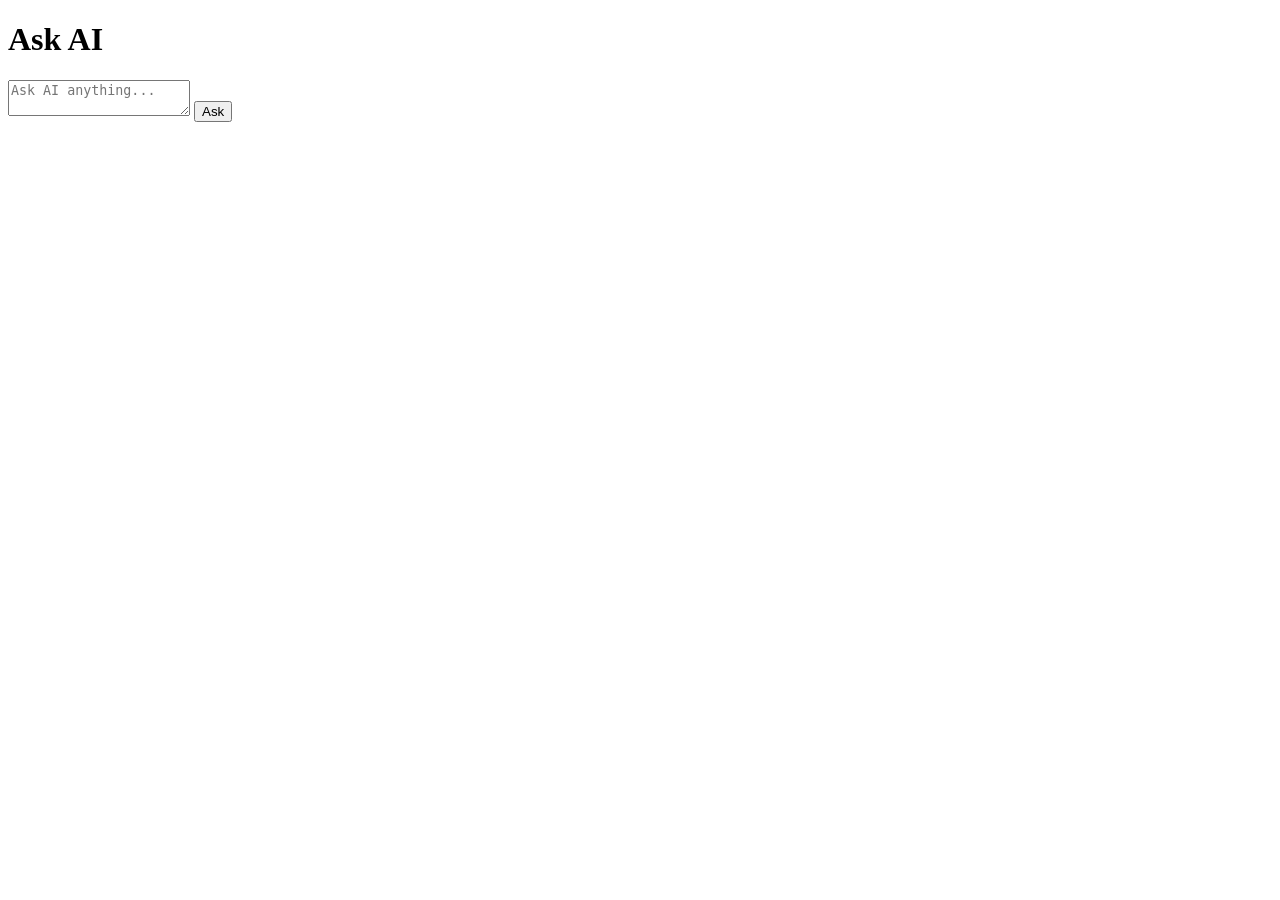
<file: ai-chat.html>
<!DOCTYPE html>
<html lang="en">
<head>
  <meta charset="UTF-8">
  <meta name="viewport" content="width=device-width, initial-scale=1.0">
  <title>Ask AI</title>
</head>
<body>
  <h1>Ask AI</h1>
  <textarea id="prompt" placeholder="Ask AI anything..."></textarea>
  <button id="askBtn">Ask</button>
  <p id="answer"></p>

  <script>
    // This page works only on your vercel.app link. Live Server and GitHub Pages
    // cannot run the function in api/ask.js, so there the Ask button fails.

    // Sends your prompt to your own function at /api/ask. The function adds the
    // key and calls the model, so no key appears anywhere on this page.
    async function askAI(prompt) {
      const response = await fetch('/api/ask', {
        method: 'POST',
        headers: { 'Content-Type': 'application/json' },
        body: JSON.stringify({ prompt })
      });
      if (!response.ok) {
        throw new Error(`Request failed: ${response.status}`);
      }
      const data = await response.json();
      // A model that reasons first puts a reasoning item ahead of the answer,
      // so find the item of type message, then read its text.
      const message = data.output.find(item => item.type === 'message');
      return message.content[0].text;
    }

    const askBtn = document.querySelector('#askBtn');
    askBtn.addEventListener('click', async () => {
      const prompt = document.querySelector('#prompt').value;
      const answerEl = document.querySelector('#answer');
      // Turn the button off until the answer arrives, so a second click
      // cannot send, and pay for, a second request.
      askBtn.disabled = true;
      // A call takes a few seconds, so show something while you wait.
      answerEl.textContent = 'Thinking...';
      try {
        // textContent shows the answer as plain text. innerHTML would run any
        // HTML the model wrote.
        answerEl.textContent = await askAI(prompt);
      } catch (error) {
        answerEl.textContent = 'Error: ' + error.message;
      } finally {
        // finally runs whether the call worked or failed.
        askBtn.disabled = false;
      }
    });
  </script>
</body>
</html>
</file>
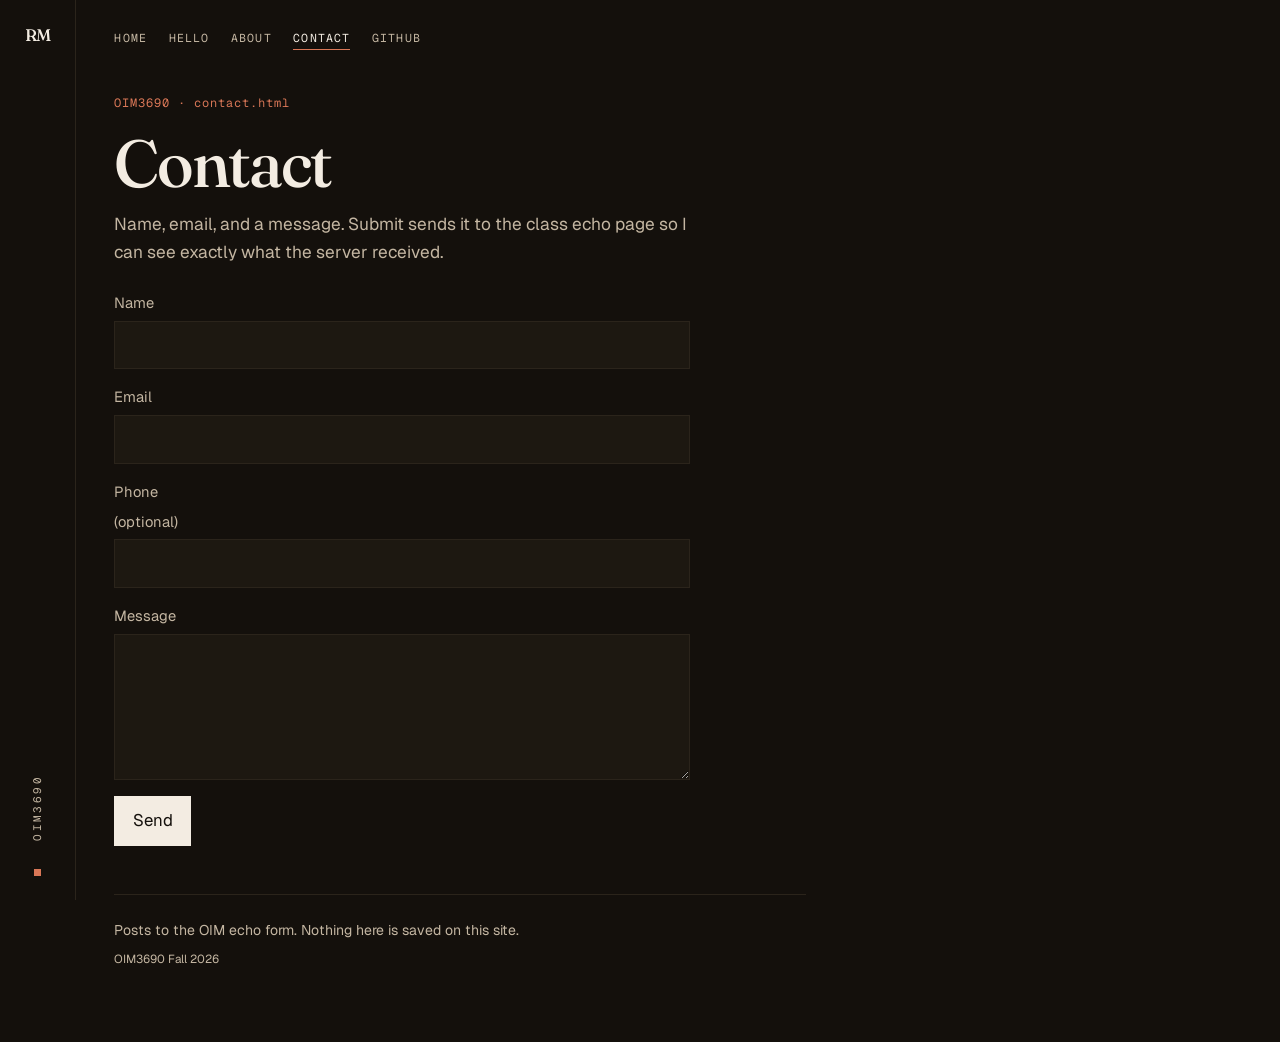
<file: contact.html>
<!DOCTYPE html>
<html lang="en">
<head>
  <meta charset="UTF-8">
  <meta name="viewport" content="width=device-width, initial-scale=1.0">
  <title>Contact · OIM3690</title>
  <meta name="description" content="Contact form for Royce Myers. It posts to the class echo page.">
  <link rel="preconnect" href="https://fonts.googleapis.com">
  <link rel="preconnect" href="https://fonts.gstatic.com" crossorigin>
  <link href="https://fonts.googleapis.com/css2?family=Fraunces:opsz,wght@9..144,500;9..144,600&family=Geist:wght@400;500&family=Geist+Mono:wght@400;500&display=swap" rel="stylesheet">
  <link rel="stylesheet" href="css/styles.css">
</head>
<body>
  <a class="skip" href="#main">Skip to content</a>
  <div class="shell">
    <aside class="rail" aria-hidden="true">
      <p class="rail-mark">RM</p>
      <p class="rail-spine">OIM3690</p>
      <span class="rail-dot"></span>
    </aside>

    <div class="canvas">
      <header>
        <nav>
          <a href="index.html">Home</a>
          <a href="hello.html">Hello</a>
          <a href="about-me.html">About</a>
          <a href="contact.html" aria-current="page">Contact</a>
          <a href="https://github.com/roycemy">GitHub</a>
        </nav>
      </header>

      <main id="main">
        <p class="kicker">OIM3690 · contact.html</p>
        <h1>Contact</h1>
        <p class="lede">
          Name, email, and a message. Submit sends it to the class echo page so I can see exactly what the server received.
        </p>

        <form class="contact-form" action="https://oim.zhili.dev/echo/view" method="post">
          <label for="name">Name
            <input id="name" name="name" type="text" autocomplete="name" required>
          </label>
          <label for="email">Email
            <input id="email" name="email" type="email" autocomplete="email" required>
          </label>
          <label for="phone">Phone <span>(optional)</span>
            <input id="phone" name="phone" type="tel" autocomplete="tel" inputmode="tel">
          </label>
          <label for="message">Message
            <textarea id="message" name="message" rows="5" required></textarea>
          </label>
          <button class="button" type="submit">Send</button>
        </form>
      </main>

      <footer>
        <p>Posts to the OIM echo form. Nothing here is saved on this site.</p>
        <p><small>OIM3690 Fall 2026</small></p>
      </footer>
    </div>
  </div>
</body>
</html>
</file>
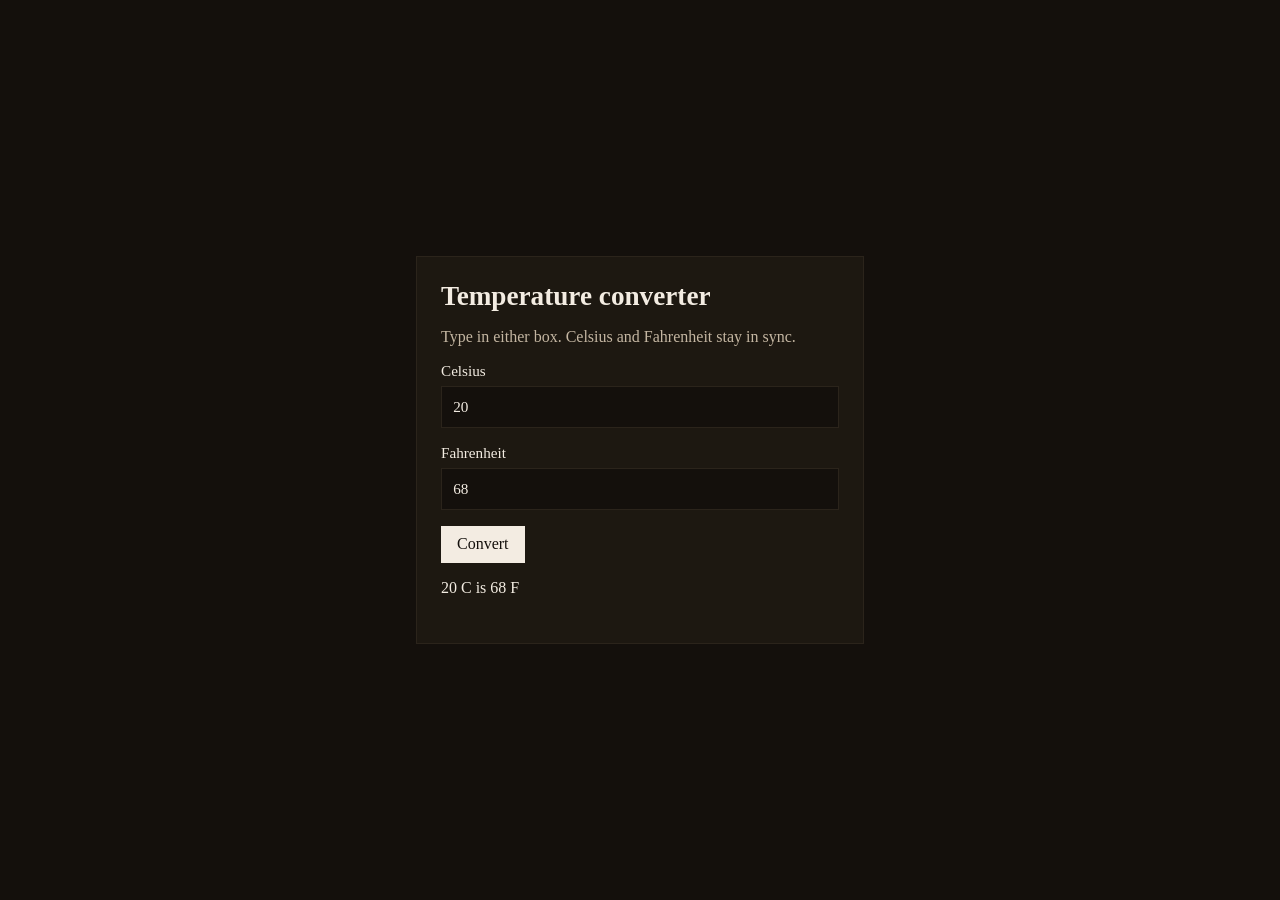
<file: converter.html>
<!DOCTYPE html>
<html lang="en">
<head>
  <meta charset="UTF-8">
  <meta name="viewport" content="width=device-width, initial-scale=1.0">
  <title>Temperature Converter · OIM3690</title>
  <style>
    :root {
      --bg: #14100c;
      --raised: #1d1811;
      --ink: #f3ece2;
      --muted: #c4b6a2;
      --accent: #d97757;
      --line: #2b241b;
    }
    * { box-sizing: border-box; }
    body {
      margin: 0;
      min-height: 100vh;
      background: var(--bg);
      color: var(--ink);
      font-family: Georgia, serif;
      display: grid;
      place-items: center;
      padding: 1.5rem;
    }
    main {
      width: min(100%, 28rem);
      border: 1px solid var(--line);
      background: var(--raised);
      padding: 1.5rem;
    }
    h1 { margin: 0 0 0.4rem; font-size: 1.7rem; }
    p { color: var(--muted); }
    label {
      display: grid;
      gap: 0.35rem;
      margin: 1rem 0;
      font-size: 0.95rem;
    }
    input {
      width: 100%;
      padding: 0.7rem;
      border: 1px solid var(--line);
      background: var(--bg);
      color: var(--ink);
      font: inherit;
    }
    input:focus {
      outline: 2px solid var(--accent);
      outline-offset: 2px;
    }
    button {
      font: inherit;
      padding: 0.6rem 1rem;
      border: 0;
      background: var(--ink);
      color: var(--bg);
      cursor: pointer;
    }
    button:hover { background: var(--accent); }
    #result { min-height: 1.5rem; color: var(--ink); }
  </style>
</head>
<body>
  <main>
    <h1>Temperature converter</h1>
    <p>Type in either box. Celsius and Fahrenheit stay in sync.</p>

    <label for="celsius">Celsius
      <input id="celsius" type="number" inputmode="decimal" value="20">
    </label>
    <label for="fahrenheit">Fahrenheit
      <input id="fahrenheit" type="number" inputmode="decimal">
    </label>
    <button id="convert" type="button">Convert</button>
    <p id="result"></p>
  </main>

  <script>
    // My predict-before-agent version:
    // function toFahrenheit(celsius) {
    //   return (celsius * 9 / 5) + 32;
    // }

    function toFahrenheit(celsius) {
      return (celsius * 9 / 5) + 32;
    }

    function toCelsius(fahrenheit) {
      return (fahrenheit - 32) * 5 / 9;
    }

    const celsiusInput = document.querySelector("#celsius");
    const fahrenheitInput = document.querySelector("#fahrenheit");
    const result = document.querySelector("#result");
    const convertButton = document.querySelector("#convert");

    function showFromCelsius() {
      const celsius = Number(celsiusInput.value);
      const fahrenheit = toFahrenheit(celsius);
      fahrenheitInput.value = fahrenheit;
      result.textContent = celsius + " C is " + fahrenheit + " F";
    }

    function showFromFahrenheit() {
      const fahrenheit = Number(fahrenheitInput.value);
      const celsius = toCelsius(fahrenheit);
      celsiusInput.value = celsius;
      result.textContent = fahrenheit + " F is " + celsius + " C";
    }

    convertButton.addEventListener("click", showFromCelsius);
    celsiusInput.addEventListener("input", showFromCelsius);
    fahrenheitInput.addEventListener("input", showFromFahrenheit);

    showFromCelsius();
  </script>
</body>
</html>
</file>
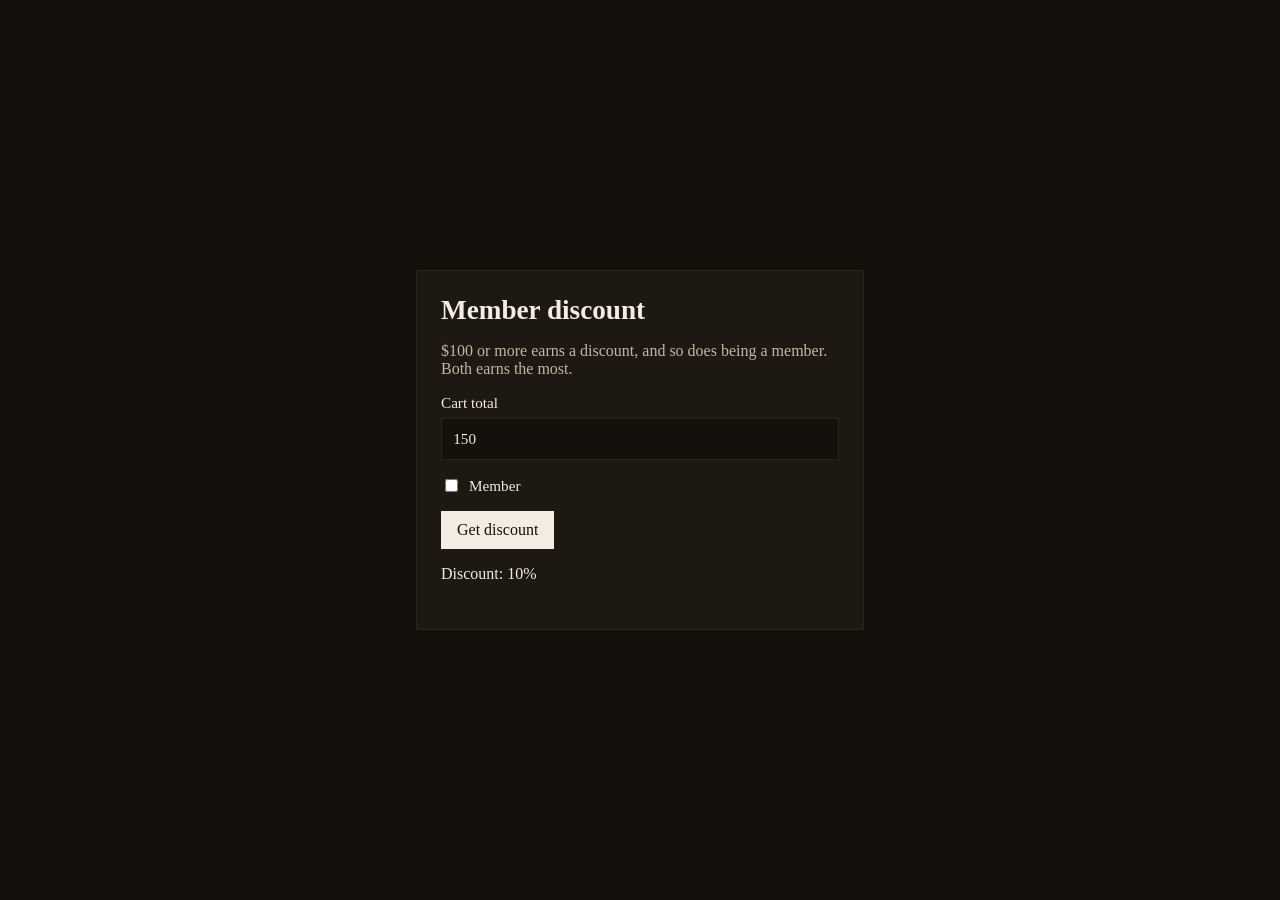
<file: discount.html>
<!DOCTYPE html>
<html lang="en">
<head>
  <meta charset="UTF-8">
  <meta name="viewport" content="width=device-width, initial-scale=1.0">
  <title>Member Discount · OIM3690</title>
  <style>
    :root {
      --bg: #14100c;
      --raised: #1d1811;
      --ink: #f3ece2;
      --muted: #c4b6a2;
      --accent: #d97757;
      --line: #2b241b;
    }
    * { box-sizing: border-box; }
    body {
      margin: 0;
      min-height: 100vh;
      background: var(--bg);
      color: var(--ink);
      font-family: Georgia, serif;
      display: grid;
      place-items: center;
      padding: 1.5rem;
    }
    main {
      width: min(100%, 28rem);
      border: 1px solid var(--line);
      background: var(--raised);
      padding: 1.5rem;
    }
    h1 { margin: 0 0 0.4rem; font-size: 1.7rem; }
    p { color: var(--muted); }
    label {
      display: grid;
      gap: 0.35rem;
      margin: 1rem 0;
      font-size: 0.95rem;
    }
    input {
      width: 100%;
      padding: 0.7rem;
      border: 1px solid var(--line);
      background: var(--bg);
      color: var(--ink);
      font: inherit;
    }
    input:focus {
      outline: 2px solid var(--accent);
      outline-offset: 2px;
    }
    button {
      font: inherit;
      padding: 0.6rem 1rem;
      border: 0;
      background: var(--ink);
      color: var(--bg);
      cursor: pointer;
    }
    button:hover { background: var(--accent); }
    #result { min-height: 1.5rem; color: var(--ink); }
    label.check { display: flex; align-items: center; gap: 0.5rem; }
    label.check input { width: auto; }
    ul { padding-left: 1.2rem; }
    li { margin: 0.3rem 0; }
    .row { display: flex; gap: 0.5rem; }
  </style>
</head>
<body>
  <main>
    <h1>Member discount</h1>
    <p>$100 or more earns a discount, and so does being a member. Both earns the most.</p>

    <label for="total">Cart total
      <input id="total" type="number" inputmode="decimal" min="0" value="150">
    </label>
    <label class="check" for="member">
      <input id="member" type="checkbox"> Member
    </label>
    <button id="apply" type="button">Get discount</button>
    <p id="result"></p>
  </main>

  <script>
    // 20 if total >= 100 and member, 10 if only one of the two, 0 otherwise
    function getDiscount(total, isMember) {
      if (total >= 100 && isMember) {
        return 20;
      } else if (total >= 100 || isMember) {
        return 10;
      } else {
        return 0;
      }
    }

    const totalInput = document.querySelector("#total");
    const memberInput = document.querySelector("#member");
    const result = document.querySelector("#result");

    function showDiscount() {
      const total = Number(totalInput.value);
      const discount = getDiscount(total, memberInput.checked);
      result.textContent = "Discount: " + discount + "%";
    }

    document.querySelector("#apply").addEventListener("click", showDiscount);
    totalInput.addEventListener("input", showDiscount);
    memberInput.addEventListener("change", showDiscount);

    showDiscount();
  </script>
</body>
</html>
</file>
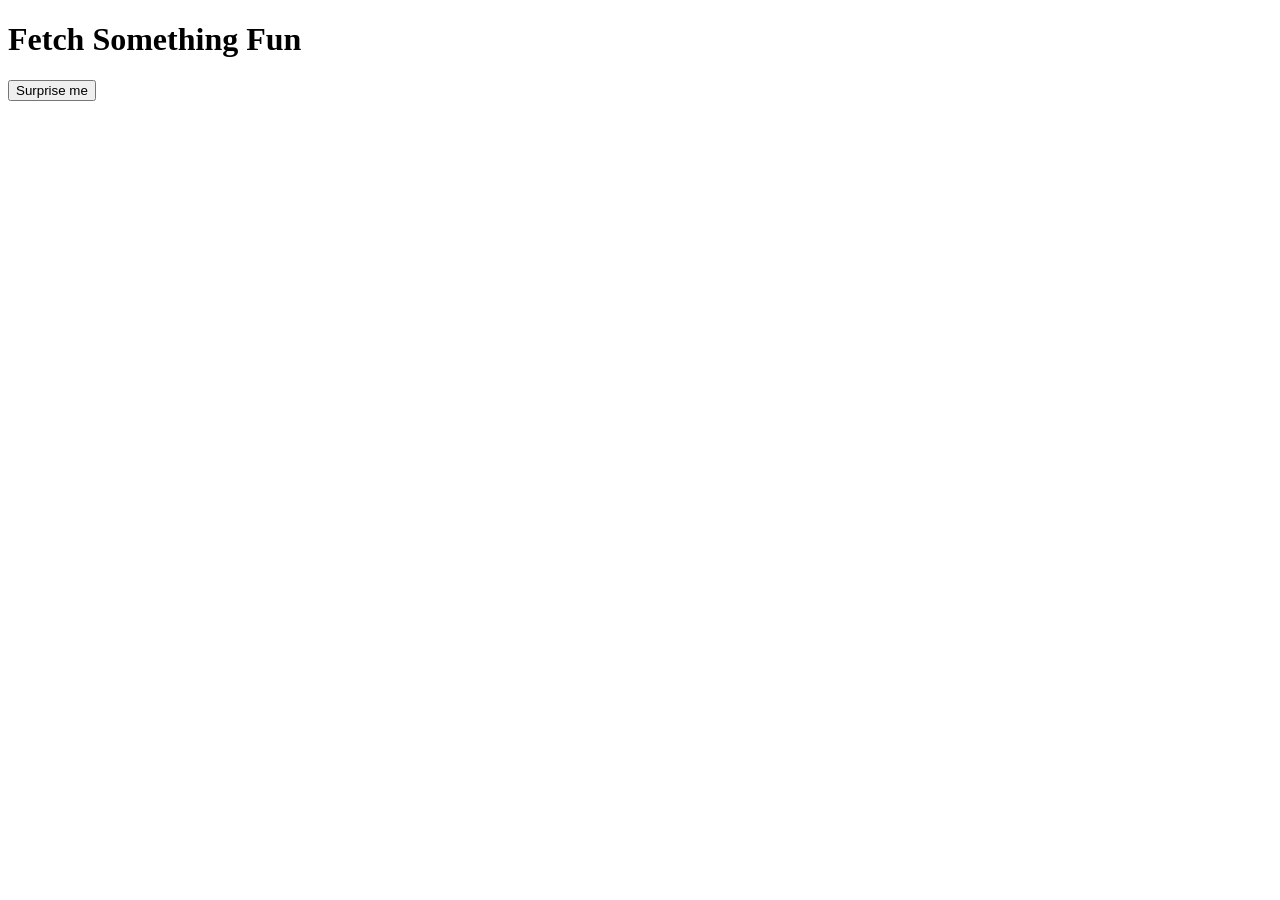
<file: fetch-fun.html>
<!DOCTYPE html>
<html lang="en">
<head>
  <meta charset="UTF-8">
  <meta name="viewport" content="width=device-width, initial-scale=1.0">
  <title>Fetch Something Fun</title>
</head>
<body>
  <h1>Fetch Something Fun</h1>
  <button id="go">Surprise me</button>
  <p id="output"></p>
  <img id="dog" alt="A random dog" hidden width="300">

  <script>
    // Each API: where to fetch, and how to read the one field I need.
    const apis = [
      {
        name: 'Joke',
        url: 'https://v2.jokeapi.dev/joke/Programming?type=single&safe-mode',
        read: data => data.joke
      },
      {
        name: 'Dog',
        url: 'https://dog.ceo/api/breeds/image/random',
        read: data => data.message // an image URL
      }
    ];

    const goBtn = document.querySelector('#go');
    const output = document.querySelector('#output');
    const dog = document.querySelector('#dog');

    goBtn.addEventListener('click', async () => {
      // "Surprise me": pick one of the two APIs at random.
      const api = apis[Math.floor(Math.random() * apis.length)];
      goBtn.disabled = true;
      output.textContent = 'Loading...';
      dog.hidden = true;
      try {
        // First await: wait for the response to arrive.
        const response = await fetch(api.url);
        // A 404 or 500 is still a response, so fetch will not throw. Check it.
        if (!response.ok) {
          throw new Error(`Request failed: ${response.status}`);
        }
        // Second await: wait for the body to be read as JSON.
        const data = await response.json();
        const value = api.read(data);
        if (api.name === 'Dog') {
          output.textContent = 'A random dog:';
          dog.src = value;
          dog.hidden = false;
        } else {
          // textContent shows the text as plain text, never as HTML.
          output.textContent = value;
        }
      } catch (error) {
        // Runs when the request cannot be made at all (for example, offline).
        output.textContent = 'Something went wrong: ' + error.message;
      } finally {
        goBtn.disabled = false;
      }
    });
  </script>
</body>
</html>
</file>
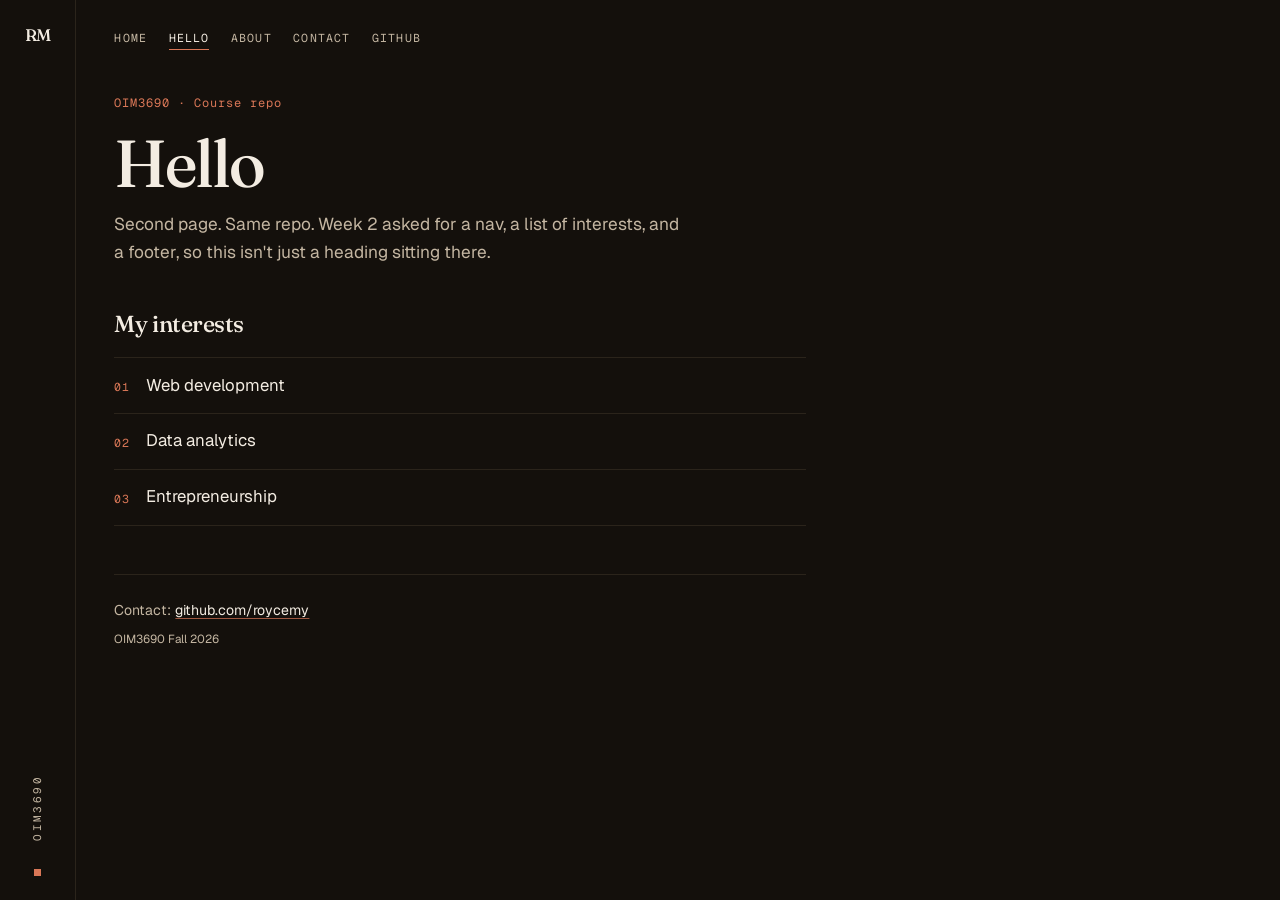
<file: hello.html>
<!DOCTYPE html>
<html lang="en">
<head>
  <meta charset="UTF-8">
  <meta name="viewport" content="width=device-width, initial-scale=1.0">
  <title>Hello · OIM3690</title>
  <link rel="preconnect" href="https://fonts.googleapis.com">
  <link rel="preconnect" href="https://fonts.gstatic.com" crossorigin>
  <link href="https://fonts.googleapis.com/css2?family=Fraunces:opsz,wght@9..144,500;9..144,600&family=Geist:wght@400;500&family=Geist+Mono:wght@400;500&display=swap" rel="stylesheet">
  <link rel="stylesheet" href="css/styles.css">
</head>
<body>
  <a class="skip" href="#main">Skip to content</a>
  <div class="shell">
    <aside class="rail" aria-hidden="true">
      <p class="rail-mark">RM</p>
      <p class="rail-spine">OIM3690</p>
      <span class="rail-dot"></span>
    </aside>

    <div class="canvas">
      <header>
        <nav>
          <a href="index.html">Home</a>
          <a href="hello.html" aria-current="page">Hello</a>
          <a href="about-me.html">About</a>
          <a href="contact.html">Contact</a>
          <a href="https://github.com/roycemy">GitHub</a>
        </nav>
      </header>

      <main id="main">
        <p class="kicker">OIM3690 · Course repo</p>
        <h1>Hello</h1>
        <p class="lede page-block">
          Second page. Same repo. Week 2 asked for a nav, a list of interests, and a footer, so this isn't just a heading sitting there.
        </p>

        <section id="interests">
          <h2>My interests</h2>
          <ul class="interests">
            <li>Web development</li>
            <li>Data analytics</li>
            <li>Entrepreneurship</li>
          </ul>
        </section>
      </main>

      <footer>
        <p>Contact: <a href="https://github.com/roycemy">github.com/roycemy</a></p>
        <p><small>OIM3690 Fall 2026</small></p>
      </footer>
    </div>
  </div>
</body>
</html>
</file>
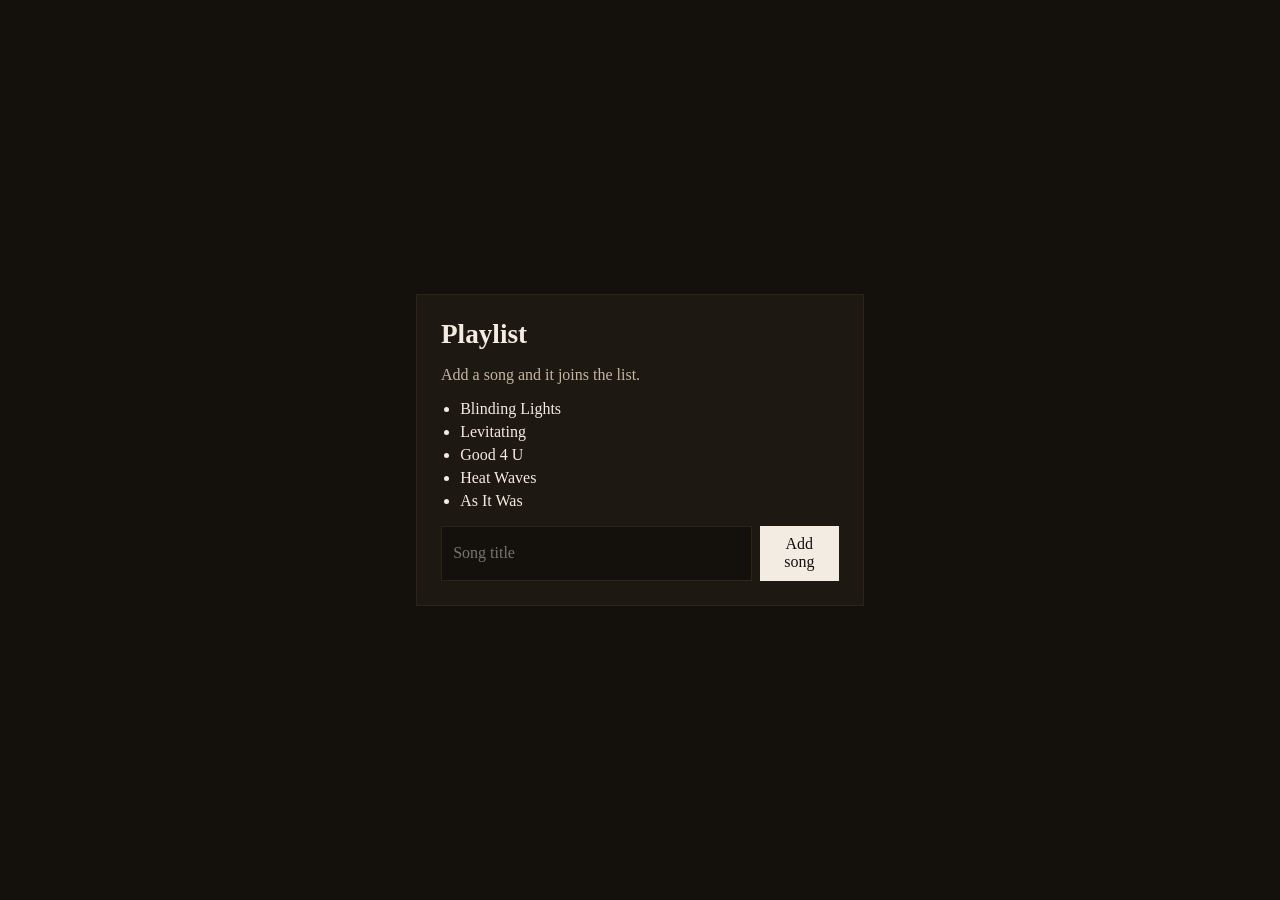
<file: playlist.html>
<!DOCTYPE html>
<html lang="en">
<head>
  <meta charset="UTF-8">
  <meta name="viewport" content="width=device-width, initial-scale=1.0">
  <title>Playlist · OIM3690</title>
  <style>
    :root {
      --bg: #14100c;
      --raised: #1d1811;
      --ink: #f3ece2;
      --muted: #c4b6a2;
      --accent: #d97757;
      --line: #2b241b;
    }
    * { box-sizing: border-box; }
    body {
      margin: 0;
      min-height: 100vh;
      background: var(--bg);
      color: var(--ink);
      font-family: Georgia, serif;
      display: grid;
      place-items: center;
      padding: 1.5rem;
    }
    main {
      width: min(100%, 28rem);
      border: 1px solid var(--line);
      background: var(--raised);
      padding: 1.5rem;
    }
    h1 { margin: 0 0 0.4rem; font-size: 1.7rem; }
    p { color: var(--muted); }
    label {
      display: grid;
      gap: 0.35rem;
      margin: 1rem 0;
      font-size: 0.95rem;
    }
    input {
      width: 100%;
      padding: 0.7rem;
      border: 1px solid var(--line);
      background: var(--bg);
      color: var(--ink);
      font: inherit;
    }
    input:focus {
      outline: 2px solid var(--accent);
      outline-offset: 2px;
    }
    button {
      font: inherit;
      padding: 0.6rem 1rem;
      border: 0;
      background: var(--ink);
      color: var(--bg);
      cursor: pointer;
    }
    button:hover { background: var(--accent); }
    #result { min-height: 1.5rem; color: var(--ink); }
    label.check { display: flex; align-items: center; gap: 0.5rem; }
    label.check input { width: auto; }
    ul { padding-left: 1.2rem; }
    li { margin: 0.3rem 0; }
    .row { display: flex; gap: 0.5rem; }
  </style>
</head>
<body>
  <main>
    <h1>Playlist</h1>
    <p>Add a song and it joins the list.</p>

    <ul id="playlist"></ul>

    <div class="row">
      <input id="song" type="text" placeholder="Song title" aria-label="Song title">
      <button id="add" type="button">Add song</button>
    </div>
  </main>

  <script src="js/playlist.js"></script>
</body>
</html>
</file>
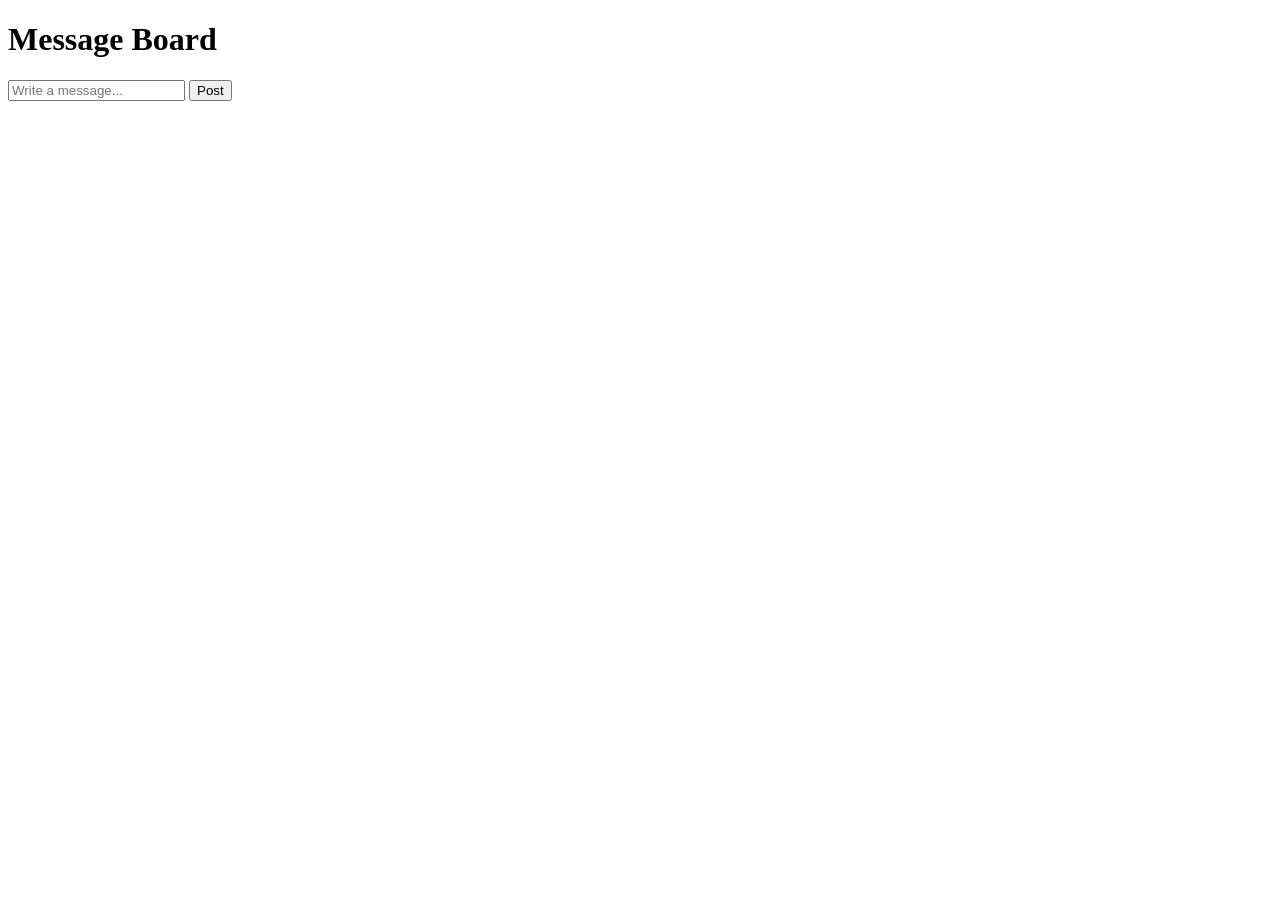
<file: post-message.html>
<!DOCTYPE html>
<html lang="en">
<head>
  <meta charset="UTF-8">
  <meta name="viewport" content="width=device-width, initial-scale=1.0">
  <title>Message Board</title>
</head>
<body>
  <h1>Message Board</h1>
  <input id="text" type="text" placeholder="Write a message...">
  <button id="postBtn">Post</button>
  <p id="status"></p>

  <script>
    // Posts a message to the class message board. The token is my GitHub username.
    async function postMessage(text) {
      const response = await fetch("https://oim.zhili.dev/message", {
        method: "POST",
        headers: {
          "Content-Type": "application/json",
          "X-Token": "roycemy"
        },
        body: JSON.stringify({ message: text })
      });
      const data = await response.json();
      console.log(data);
      return data;
    }

    const textInput = document.querySelector('#text');
    const postBtn = document.querySelector('#postBtn');
    const statusEl = document.querySelector('#status');

    postBtn.addEventListener('click', async () => {
      const text = textInput.value.trim();
      if (!text) {
        statusEl.textContent = 'Type a message first.';
        return;
      }
      postBtn.disabled = true;
      statusEl.textContent = 'Posting...';
      try {
        await postMessage(text);
        statusEl.textContent = 'Posted!';
        textInput.value = '';
      } catch (error) {
        statusEl.textContent = 'Error: ' + error.message;
      } finally {
        postBtn.disabled = false;
      }
    });
  </script>
</body>
</html>
</file>
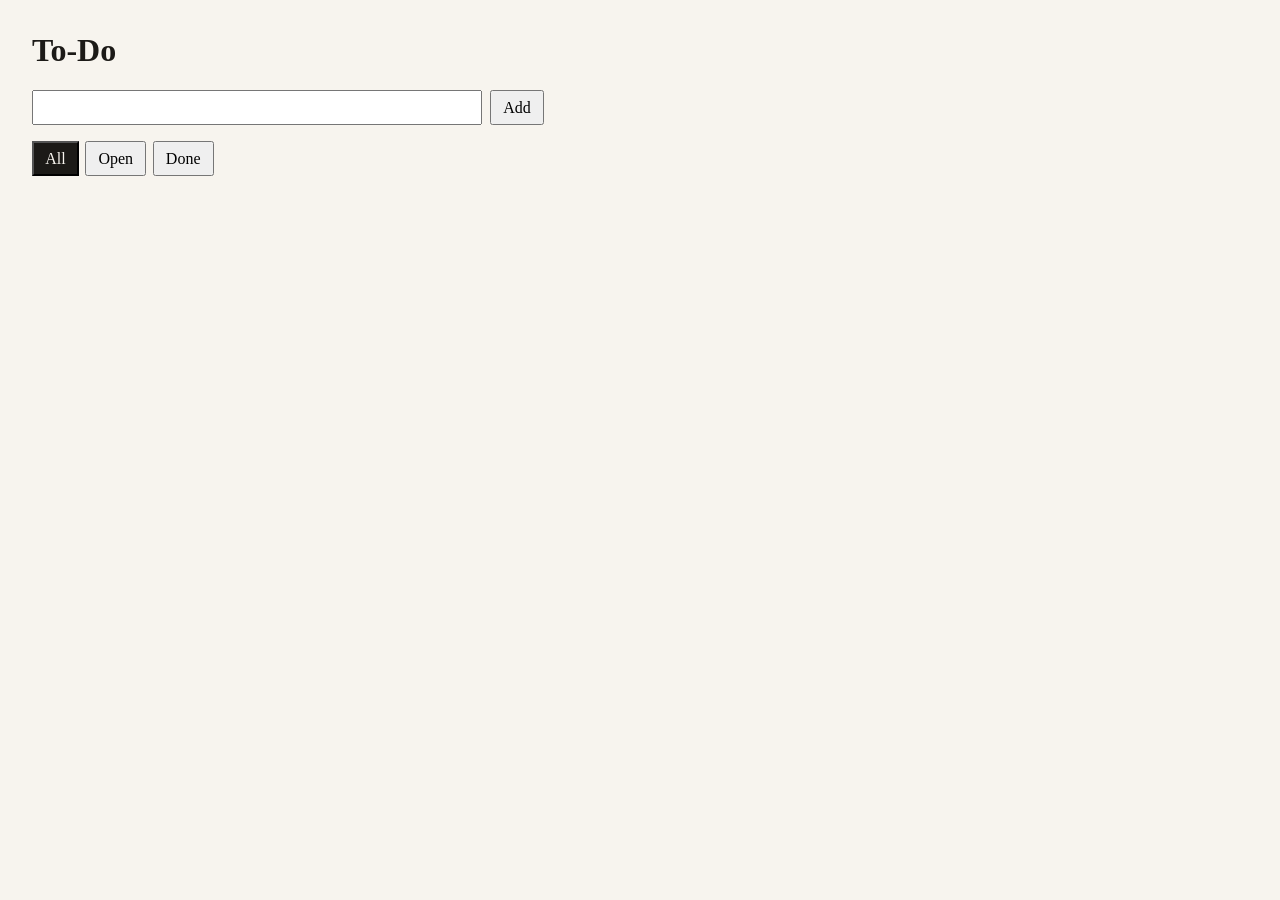
<file: todo.html>
<!DOCTYPE html>
<html lang="en">
<head>
  <meta charset="UTF-8">
  <meta name="viewport" content="width=device-width, initial-scale=1.0">
  <title>To-Do</title>
  <link rel="stylesheet" href="css/todo.css">
</head>
<body>
  <main>
    <h1>To-Do</h1>
    <form id="todo-form">
      <label for="todo-input">New task</label>
      <input id="todo-input" name="task" type="text" required>
      <button type="submit">Add</button>
    </form>
    <p class="filters" aria-label="Filter tasks">
      <button type="button" data-filter="all" aria-pressed="true">All</button>
      <button type="button" data-filter="open">Open</button>
      <button type="button" data-filter="done">Done</button>
    </p>
    <ul id="todo-list"></ul>
  </main>
  <script src="js/todo.js"></script>
</body>
</html>
</file>
<file: css/styles.css>
:root {
  --bg: #14100c;
  --raised: #1d1811;
  --ink: #f3ece2;
  --muted: #c4b6a2;
  --accent: #d97757;
  --on-accent: #1c0f08;
  --line: #2b241b;
  --babson: #006644;
  --babson-text: #6fd4a0;
  --serif: "Fraunces", "Iowan Old Style", Palatino, Georgia, serif;
  --sans: "Geist", "Segoe UI", system-ui, sans-serif;
  --mono: "Geist Mono", "Cascadia Code", Consolas, monospace;
}

*,
*::before,
*::after {
  box-sizing: border-box;
}

html {
  background: var(--bg);
  color-scheme: dark;
  scroll-behavior: smooth;
  overflow-x: hidden;
}

body {
  margin: 0;
  color: var(--ink);
  background: var(--bg);
  font-family: var(--sans);
  font-size: 1.05rem;
  line-height: 1.65;
  overflow-x: hidden;
  width: 100%;
  max-width: 100%;
}

::selection {
  background: var(--accent);
  color: var(--on-accent);
}

.skip {
  position: absolute;
  left: 0.75rem;
  top: 0.75rem;
  z-index: 20;
  padding: 0.45rem 0.8rem;
  background: var(--ink);
  color: var(--bg);
  text-decoration: none;
  font-size: 0.85rem;
  transform: translateY(-150%);
}

.skip:focus {
  transform: none;
}

.shell {
  display: grid;
  grid-template-columns: 4.75rem minmax(0, 1fr);
  min-height: 100vh;
  max-width: 100%;
  overflow-x: clip;
}

.rail {
  display: flex;
  flex-direction: column;
  align-items: center;
  gap: 1.75rem;
  position: sticky;
  top: 0;
  height: 100vh;
  padding: 1.35rem 0.7rem 1.5rem;
  border-right: 1px solid var(--line);
}

.rail-mark {
  margin: 0;
  font-family: var(--serif);
  font-size: 1.05rem;
  font-weight: 500;
  letter-spacing: -0.03em;
  color: var(--ink);
}

.rail-spine {
  margin: 0;
  flex: 1;
  writing-mode: vertical-rl;
  transform: rotate(180deg);
  font-family: var(--mono);
  font-size: 0.68rem;
  letter-spacing: 0.22em;
  text-transform: uppercase;
  color: var(--muted);
}

.rail-dot {
  width: 7px;
  height: 7px;
  background: var(--accent);
  flex-shrink: 0;
}

.canvas {
  max-width: 48rem;
  width: 100%;
  min-width: 0;
  padding: 1.75rem 2.4rem 4.5rem;
}

header {
  margin-bottom: 2.75rem;
  min-width: 0;
}

nav {
  display: flex;
  flex-wrap: wrap;
  align-items: center;
  gap: 0.65rem 1.35rem;
  max-width: 100%;
  min-width: 0;
  font-family: var(--mono);
  font-size: 0.72rem;
  letter-spacing: 0.1em;
  text-transform: uppercase;
}

nav a {
  color: var(--muted);
  text-decoration: none;
  border-bottom: 1px solid transparent;
  padding-bottom: 0.1rem;
}

nav a:hover {
  color: var(--ink);
  border-bottom-color: var(--line);
}

nav a[aria-current="page"] {
  color: var(--ink);
  border-bottom-color: var(--accent);
}

a {
  color: var(--ink);
  text-decoration-color: rgba(217, 119, 87, 0.7);
  text-underline-offset: 0.18em;
  transition: color 0.15s ease, background-color 0.15s ease, border-color 0.15s ease;
}

a:hover {
  color: var(--accent);
}

a:focus-visible,
button:focus-visible,
.skip:focus-visible {
  outline: 2px solid var(--accent);
  outline-offset: 3px;
}

.hero {
  display: grid;
  grid-template-columns: minmax(0, 1fr) auto;
  gap: 1.75rem 2.5rem;
  align-items: end;
  margin-bottom: 2.75rem;
  padding-bottom: 2.5rem;
  border-bottom: 1px solid var(--line);
  min-width: 0;
}

.hero-copy {
  min-width: 0;
}

.kicker {
  margin: 0 0 1.1rem;
  color: var(--accent);
  font-family: var(--mono);
  font-size: 0.75rem;
  letter-spacing: 0.08em;
}

h1 {
  margin: 0 0 0.85rem;
  font-family: var(--serif);
  font-size: clamp(2.4rem, 7vw, 4.15rem);
  font-weight: 500;
  line-height: 0.98;
  letter-spacing: -0.035em;
}

.lede {
  margin: 0;
  max-width: 36rem;
  color: var(--muted);
  font-size: 1.08rem;
  overflow-wrap: break-word;
}

.hero .lede {
  margin-top: 0.15rem;
}

.portrait {
  display: block;
  width: 132px;
  height: 132px;
  object-fit: cover;
  border: 1px solid var(--line);
}

h2 {
  margin: 0 0 0.85rem;
  font-family: var(--serif);
  font-size: 1.45rem;
  font-weight: 500;
  letter-spacing: -0.02em;
}

.interests {
  counter-reset: item;
  list-style: none;
  margin: 0 0 2.4rem;
  padding: 0;
  border-top: 1px solid var(--line);
}

.interests li {
  display: flex;
  gap: 1rem;
  padding: 0.85rem 0;
  border-bottom: 1px solid var(--line);
}

.interests li::before {
  counter-increment: item;
  content: counter(item, decimal-leading-zero);
  flex-shrink: 0;
  font-family: var(--mono);
  font-size: 0.72rem;
  letter-spacing: 0.08em;
  color: var(--accent);
  padding-top: 0.35rem;
}

.actions {
  display: flex;
  flex-wrap: wrap;
  align-items: center;
  gap: 1rem 1.4rem;
  margin: 0 0 3.25rem;
}

.button {
  display: inline-block;
  padding: 0.7rem 1.15rem;
  background: var(--ink);
  color: var(--bg);
  text-decoration: none;
  font-size: 0.92rem;
}

.button:hover {
  background: var(--accent);
  color: var(--on-accent);
}

.button:focus-visible {
  outline-offset: 3px;
}

.notes {
  padding-top: 0.25rem;
}

.notes-intro {
  margin: 0 0 0.35rem;
  color: var(--muted);
}

.week {
  display: grid;
  grid-template-columns: 6.25rem minmax(0, 1fr);
  gap: 0 1.75rem;
  margin: 0;
  padding: 2.35rem 0 0.4rem;
  border-top: 1px solid var(--line);
}

.week-label {
  margin: 0.35rem 0 0;
  font-family: var(--mono);
  font-size: 0.7rem;
  letter-spacing: 0.14em;
  text-transform: uppercase;
  color: var(--accent);
}

.week-label span {
  display: block;
  margin-top: 0.4rem;
  letter-spacing: 0.04em;
  text-transform: none;
  color: var(--muted);
}

.week h3 {
  margin: 0 0 0.3rem;
  font-family: var(--serif);
  font-size: 1.55rem;
  font-weight: 500;
  letter-spacing: -0.02em;
}

.week h4 {
  margin: 1.45rem 0 0.4rem;
  font-family: var(--mono);
  font-size: 0.7rem;
  font-weight: 500;
  letter-spacing: 0.12em;
  text-transform: uppercase;
  color: var(--accent);
}

.week p,
.week li {
  color: var(--muted);
}

.week p {
  margin: 0 0 0.85rem;
}

.week ul {
  margin: 0.35rem 0 0.9rem;
  padding-left: 1.15rem;
}

.week li {
  margin: 0.35rem 0;
}

.file-ref {
  margin: 0 0 1.1rem;
  font-family: var(--mono);
  font-size: 0.78rem;
}

code {
  font-family: var(--mono);
  font-size: 0.88em;
  color: var(--ink);
}

footer {
  margin-top: 3rem;
  padding-top: 1.2rem;
  border-top: 1px solid var(--line);
  color: var(--muted);
  font-size: 0.88rem;
}

footer p {
  margin: 0.3rem 0 0;
}

.highlight {
  color: var(--ink);
  border-left: 3px solid var(--babson);
  padding-left: 0.95rem;
}

.babson {
  color: var(--babson-text);
}

.photos {
  display: flex;
  flex-wrap: wrap;
  gap: 1rem;
  margin: 0 0 2.2rem;
}

.photos img {
  width: 168px;
  height: 168px;
  object-fit: cover;
  border: 1px solid var(--line);
}

.page-block {
  margin-bottom: 2.4rem;
}

@media (max-width: 800px) {
  .shell {
    grid-template-columns: minmax(0, 1fr);
  }

  .rail {
    flex-direction: row;
    height: auto;
    position: static;
    padding: 0.8rem 1.1rem;
    border-right: none;
    border-bottom: 1px solid var(--line);
    justify-content: space-between;
    gap: 1rem;
  }

  .rail-spine {
    writing-mode: horizontal-tb;
    transform: none;
    flex: 1 1 auto;
    min-width: 0;
    letter-spacing: 0.08em;
    text-align: right;
  }

  .canvas {
    padding: 1.35rem 1.15rem 3.25rem;
  }

  nav {
    gap: 0.5rem 0.9rem;
    font-size: 0.64rem;
    letter-spacing: 0.08em;
  }

  .lede {
    max-width: none;
  }

  .hero {
    grid-template-columns: 1fr;
    gap: 1.4rem;
  }

  .portrait {
    width: 104px;
    height: 104px;
  }

  .week {
    grid-template-columns: 1fr;
    gap: 0.35rem;
  }

  .photos {
    flex-direction: column;
  }

  .photos img {
    width: min(100%, 280px);
    height: auto;
    aspect-ratio: 1;
  }

  .actions {
    flex-direction: column;
    align-items: flex-start;
  }

  .button {
    width: 100%;
    text-align: center;
  }
}

.contact-form {
  display: grid;
  gap: 1rem;
  max-width: 36rem;
  margin-top: 1.5rem;
}

.contact-form label {
  display: grid;
  gap: 0.35rem;
  color: var(--muted);
  font-size: 0.92rem;
}

.contact-form input,
.contact-form textarea {
  width: 100%;
  padding: 0.7rem 0.8rem;
  border: 1px solid var(--line);
  border-radius: 0;
  background: var(--raised);
  color: var(--ink);
  font: inherit;
}

.contact-form input:focus,
.contact-form textarea:focus {
  outline: 2px solid var(--accent);
  outline-offset: 2px;
  border-color: var(--accent);
}

.contact-form button {
  justify-self: start;
  border: 0;
  cursor: pointer;
  font: inherit;
}

@media (prefers-reduced-motion: reduce) {
  html {
    scroll-behavior: auto;
  }

  a,
  .button {
    transition: none;
  }
}
</file>
<file: css/todo.css>
body {
  font-family: Georgia, serif;
  margin: 2rem;
  background: #f7f4ee;
  color: #1c1a17;
}

main {
  max-width: 32rem;
}

form {
  display: flex;
  gap: 0.5rem;
  align-items: end;
  margin-bottom: 1rem;
}

label {
  position: absolute;
  left: -999px;
}

input {
  flex: 1;
  font: inherit;
  padding: 0.4rem;
}

button {
  font: inherit;
  padding: 0.4rem 0.7rem;
}

li {
  display: flex;
  gap: 0.6rem;
  align-items: center;
  margin: 0.4rem 0;
}

li span {
  flex: 1;
}

.filters {
  display: flex;
  gap: 0.4rem;
  margin: 0 0 1rem;
}

.filters button[aria-pressed="true"] {
  background: #1c1a17;
  color: #f7f4ee;
}
</file>
